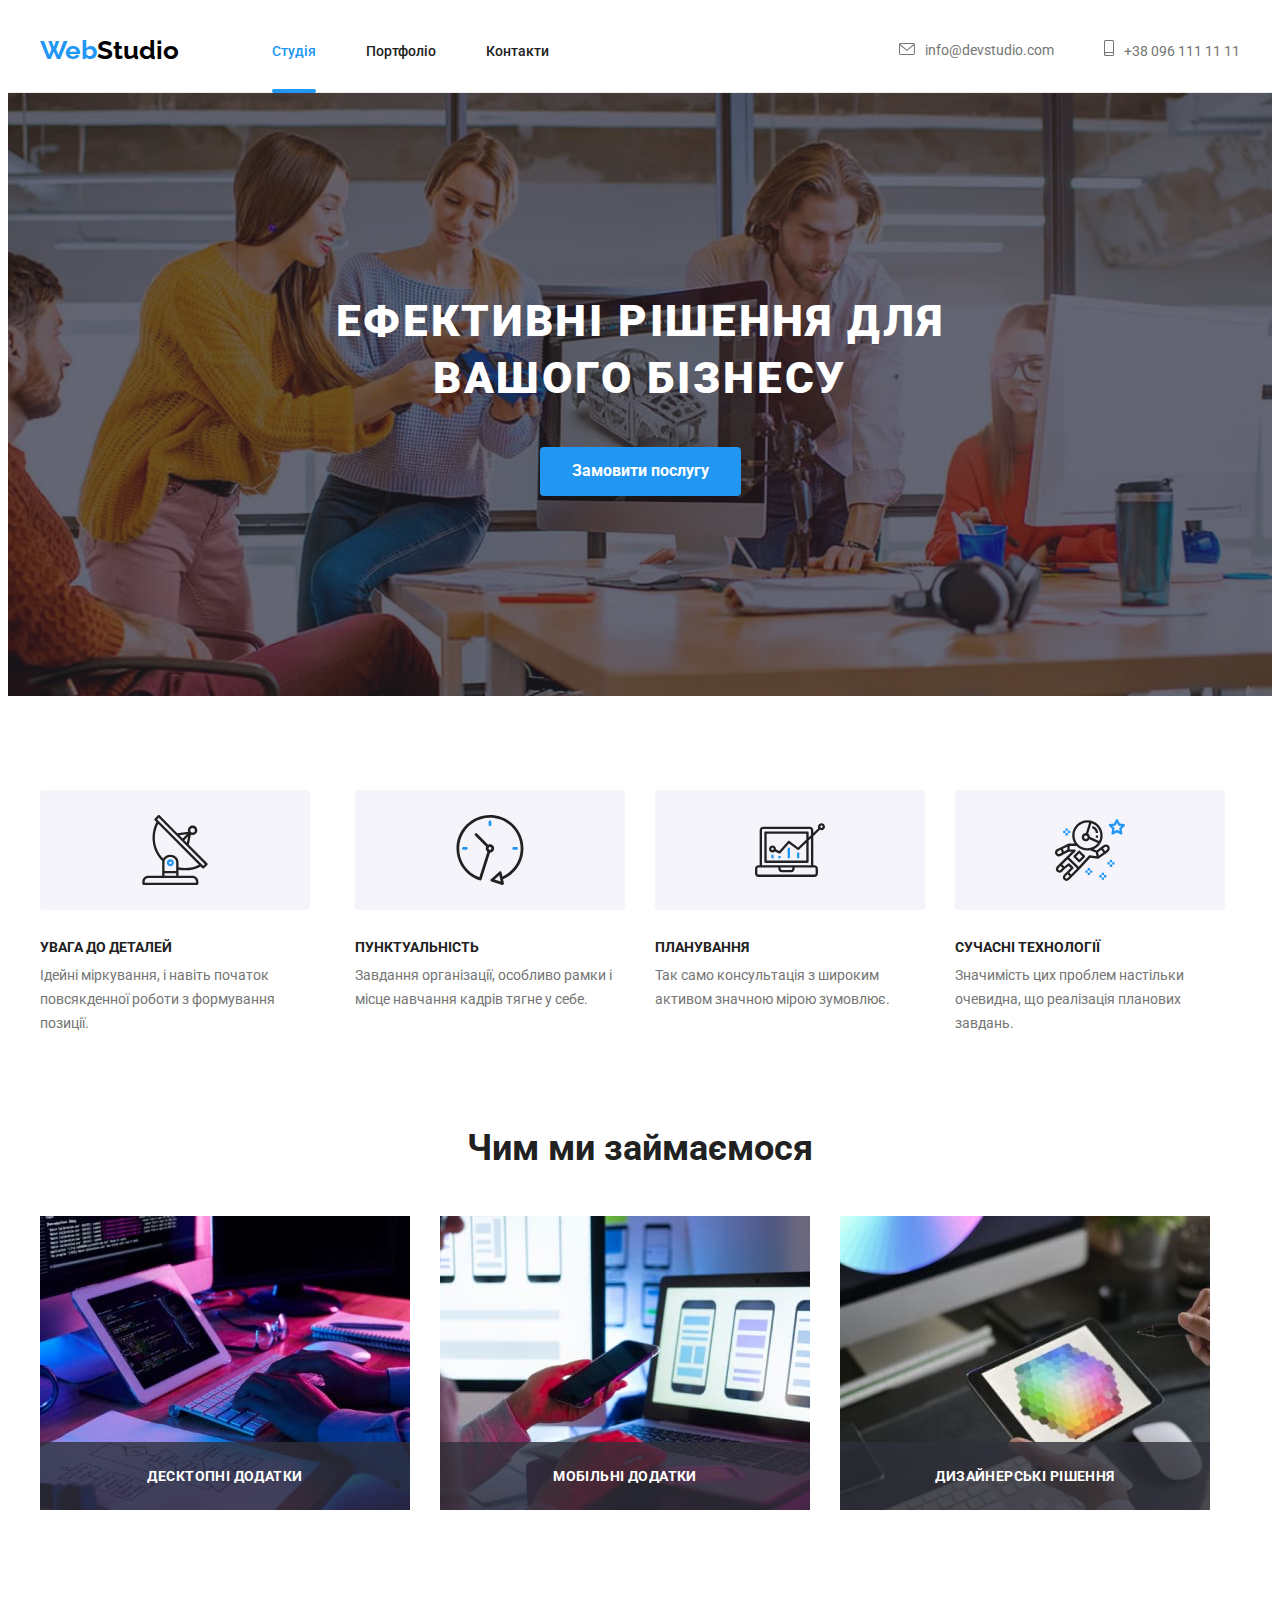
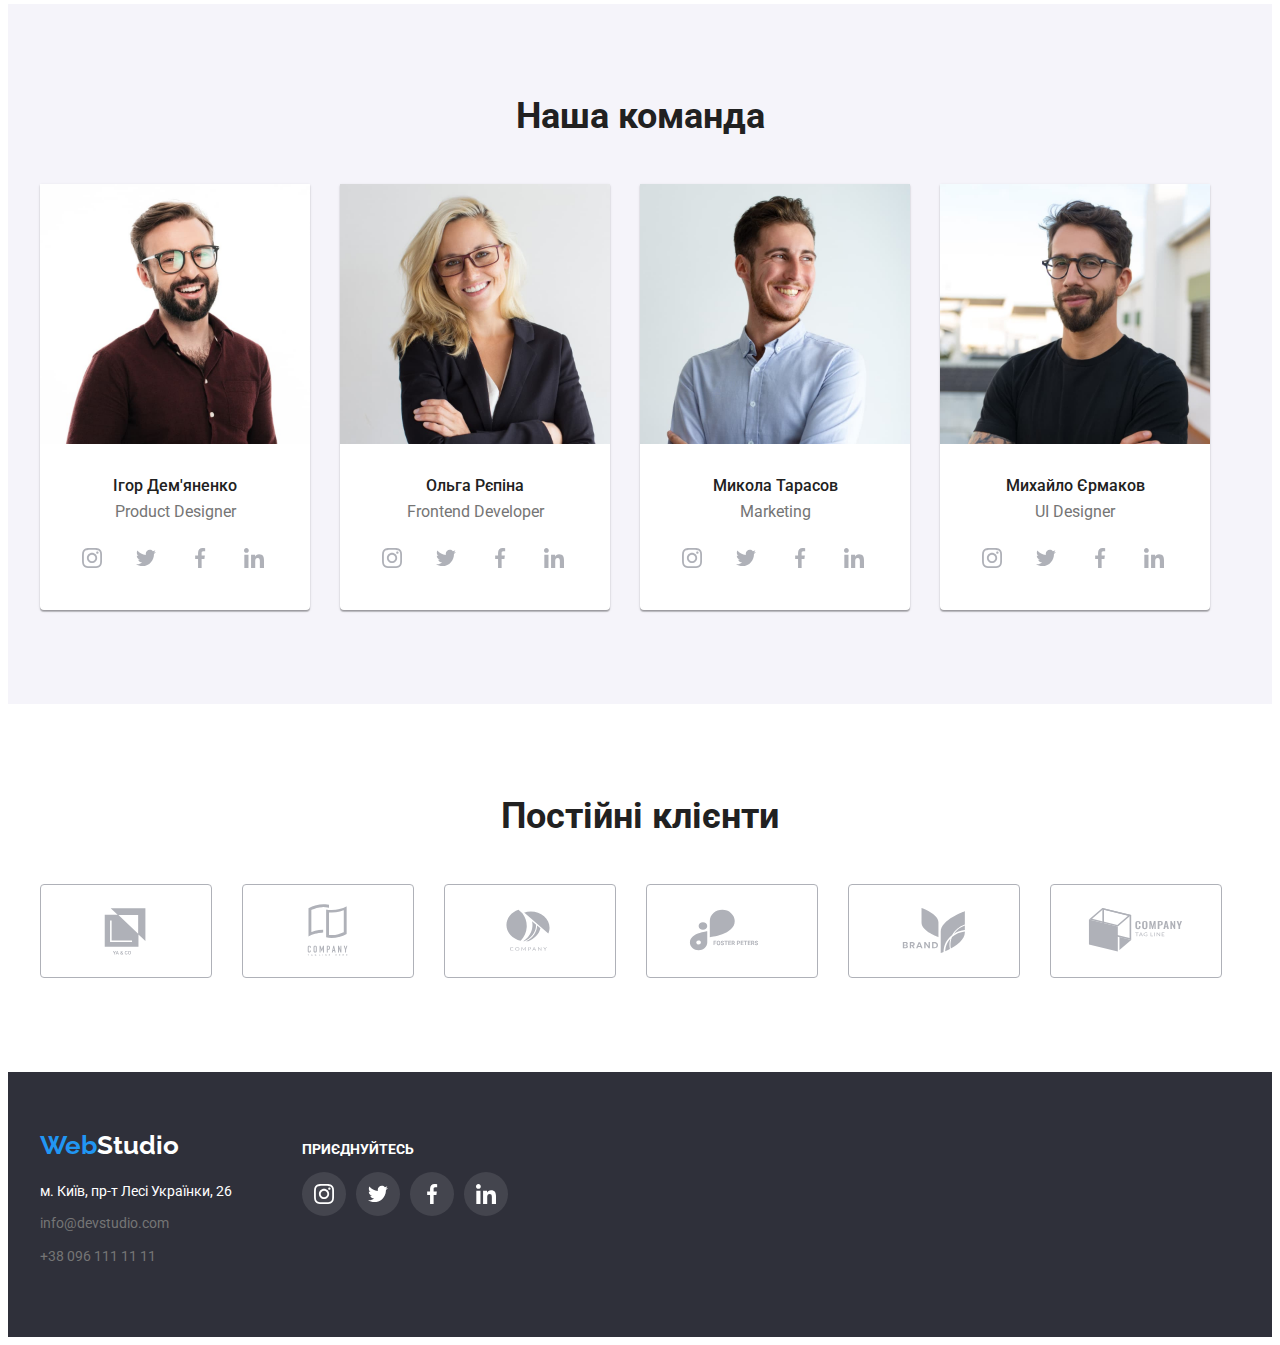
<file: index.html>
<!DOCTYPE html>
<html lang="uk">
<head>
    <meta charset="UTF-8">
    <meta http-equiv="X-UA-Compatible" content="IE=edge">
    <meta name="viewport" content="width=device-width, initial-scale=1.0">
    <title>Document</title>
    <link rel="stylesheet" href="https://cdnjs.cloudflare.com/ajax/libs/modern-normalize/1.1.0/modern-normalize.min.css" integrity="sha512-wpPYUAdjBVSE4KJnH1VR1HeZfpl1ub8YT/NKx4PuQ5NmX2tKuGu6U/JRp5y+Y8XG2tV+wKQpNHVUX03MfMFn9Q==" crossorigin="anonymous" referrerpolicy="no-referrer" >
    <link rel="stylesheet" href="./css/styles.css" />
    <link rel="preconnect" href="https://fonts.googleapis.com">
<link rel="preconnect" href="https://fonts.gstatic.com" crossorigin>
<link href="https://fonts.googleapis.com/css2?family=Raleway:wght@700&family=Roboto:wght@400;500;700;900&display=swap" rel="stylesheet">
</head>
<body>
   
        <header class="header">
            <div class="container header-contanier">
                <a href="index.html" class="logo"><span class="log">Web</span>Studio</a>
    
                    <nav class="header-navigation">
                        <ul class="header-list">
                            <li class="header-item"> <a href="index.html" class="link current header-link">Студія</a>  </li>
                            <li class="header-item">  <a href="portfolio.html" class="link header-link">Портфоліо</a>  </li>
                            <li class="header-item"> <a href="" class="link header-link">Контакти</a>  </li>
                        </ul>
                    </nav>
                    
                <ul class="contact">
                    <li> 
                        <a href="mailto:info@devstudio.com" class="link"> 
                        <svg class="contact-icon" width="16" height="12">
                            <use href="./img/symbol-defs.svg#envelope"></use>
                        </svg>info@devstudio.com</a>
                        </li>
                    <li> <a href="+380961111111"  class="link">
                        <svg class="contact-icon smartphone" width="10" height="16">
                            <use href="./img/symbol-defs.svg#smartphone"> </use>
                        </svg>+38 096 111 11 11</a> </li>
                </ul>
    
            </div>  
        </header>
    
    <main>
    
        <section class="sl">
            <div class="container container-sl">
                <h1 class="maintitle">Ефективні рішення для вашого бізнесу</h1>
                <button type="button"  class="sl-button" data-modal-open>Замовити послугу</button>
            </div>
        </section>

        <section class="info section" > 
           <div class="container">
                <h2 class="visually-hidden ">info </h2>
                    <ul class="feature-list">
                        <li>
                            <div class="icon-container">
                                <svg class="feature-icon" width="70" height="70">
                                    <use href="./img/symbol-defs.svg#antenna"></use>
                                </svg>
                            </div>
                            <h3 class="feature">УВАГА ДО ДЕТАЛЕЙ</h3>
                            <p class="f-discription">Ідейні міркування, і навіть початок повсякденної роботи з формування позиції.</p>
                        </li>
                        <li>
                            <div class="icon-container">
                                <svg class="feature-icon" width="70" height="70">
                                    <use href="./img/symbol-defs.svg#clock"></use>
                                </svg>
                            </div>
                            <h3 class="feature">ПУНКТУАЛЬНІСТЬ</h3>
                            <p class="f-discription"> Завдання організації, особливо рамки і місце навчання кадрів тягне у себе.</p>
    
                        </li>
                        <li>
                            <div class="icon-container">
                                <svg class="feature-icon" width="70" height="70">
                                    <use href="./img/symbol-defs.svg#diagram"></use>
                                </svg>
                            </div>
                            <h3 class="feature">ПЛАНУВАННЯ</h3>
                            <p class="f-discription">Так само консультація з широким активом значною мірою зумовлює.</p>
    
                        </li>
                        <li>
                            <div class="icon-container">
                                <svg class="feature-icon" width="70" height="70">
                                    <use href="./img/symbol-defs.svg#astronaut"></use>
                                </svg>
                            </div>
                            <h3 class="feature">СУЧАСНІ ТЕХНОЛОГІЇ</h3>
                            <p class="f-discription">Значимість цих проблем настільки очевидна, що реалізація планових завдань.</p>
    
                        </li>
                </ul>
           </div>
        </section>

        <section class="section section-activis" >
             <div class="container">
                    <h2 class="activi">Чим ми займаємося</h2>
                <ul class="activ-foto">
                    <li class="activ-item"> <img src="./img/img1.jpg" alt="code Icon" class="act" width='370' height="294">
                        <p class="activ-text">Десктопні додатки</p>
                    </li>
                    <li class="activ-item"><img src="./img/img2.jpg" alt="code Icon" class="act" width='370' height="294">
                        <p class="activ-text">Мобільні додатки</p>
                    </li>
                    <li class="activ-item"><img src="./img/img3.jpg" alt="code Icon" class="act" width='370' height="294">
                        <p class="activ-text">Дизайнерські рішення</p>
                    </li>
                </ul>
             </div>

        </section>

        <section class="section team">
           
            <div class="container">
                 <h2 class="t-title">Наша команда</h2>
                <ul class="our-team">
                    <li class="member"> <img src="./img/img01.jpg" alt="worker1" width="270" height="260">
                        <div class="team-member">
                            <h3 class="name">Ігор Дем'яненко</h3>
                            <p lang="en" class="job">Product Designer</p>
                            <ul class="member-soc-list">
                                <li class="member-soc-item">
                                    <a class="member-soc-link">
                                        <svg class="member-soc-icon" width="20" height="20">
                                            <use href="./img/symbol-defs.svg#instagram"></use>
                                        </svg>
                                    </a>
                                </li>
                                <li class="member-soc-item">
                                    <a class="member-soc-link">
                                        <svg class="member-soc-icon" width="20" height="20">
                                             <use href="./img/symbol-defs.svg#twitter"></use>
                                        </svg>
                                    </a>
                                </li>
                                <li class="member-soc-item">
                                    <a class="member-soc-link">
                                        <svg class="member-soc-icon" width="20" height="20">
                                            <use href="./img/symbol-defs.svg#facebook"></use>
                                        </svg>
                                    </a>
                                </li>
                                <li class="member-soc-item">
                                    <a class="member-soc-link">
                                        <svg class="member-soc-icon" width="20" height="20">
                                            <use href="./img/symbol-defs.svg#linkedin"></use>
                                        </svg>
                                    </a>
                                </li>
                            </ul>
                        </div>
                    </li>
                    <li class="member"><img src="./img/img02.jpg" alt="worker2" width="270" height="260" >
                        <div class="team-member">
                            <h3 class="name">Ольга Рєпіна</h3>
                            <p lang="en" class="job">Frontend Developer</p>
                            <ul class="member-soc-list">
                                <li class="member-soc-item">
                                    <a class="member-soc-link">
                                        <svg class="member-soc-icon" width="20" height="20">
                                            <use href="./img/symbol-defs.svg#instagram"></use>
                                        </svg>
                                    </a>
                                </li>
                                <li class="member-soc-item">
                                    <a class="member-soc-link">
                                        <svg class="member-soc-icon" width="20" height="20">
                                             <use href="./img/symbol-defs.svg#twitter"></use>
                                        </svg>
                                    </a>
                                </li>
                                <li class="member-soc-item">
                                    <a class="member-soc-link">
                                        <svg class="member-soc-icon" width="20" height="20">
                                            <use href="./img/symbol-defs.svg#facebook"></use>
                                        </svg>
                                    </a>
                                </li>
                                <li class="member-soc-item">
                                    <a class="member-soc-link">
                                        <svg class="member-soc-icon" width="20" height="20">
                                            <use href="./img/symbol-defs.svg#linkedin"></use>
                                        </svg>
                                    </a>
                                </li>
                            </ul>
                        </div>
                    </li>
                    <li class="member"><img src="./img/img03.jpg" alt="worker3" width="270" height="260">
                       <div class="team-member">
                            <h3 class="name">Микола Тарасов</h3>
                            <p lang="en" class="job">Marketing</p>
                            <ul class="member-soc-list">
                                <li class="member-soc-item">
                                    <a class="member-soc-link">
                                        <svg class="member-soc-icon" width="20" height="20">
                                            <use href="./img/symbol-defs.svg#instagram"></use>
                                        </svg>
                                    </a>
                                </li>
                                <li class="member-soc-item">
                                    <a class="member-soc-link">
                                        <svg class="member-soc-icon" width="20" height="20">
                                             <use href="./img/symbol-defs.svg#twitter"></use>
                                        </svg>
                                    </a>
                                </li>
                                <li class="member-soc-item">
                                    <a class="member-soc-link">
                                        <svg class="member-soc-icon" width="20" height="20">
                                            <use href="./img/symbol-defs.svg#facebook"></use>
                                        </svg>
                                    </a>
                                </li>
                                <li class="member-soc-item">
                                    <a class="member-soc-link">
                                        <svg class="member-soc-icon" width="20" height="20">
                                            <use href="./img/symbol-defs.svg#linkedin"></use>
                                        </svg>
                                    </a>
                                </li>
                            </ul>
                       </div>
                    </li>
                    <li class="member"><img src="./img/img04.jpg" alt="worker4" width="270" height="260">
                        <div class="team-member">
                            <h3 class="name">Михайло Єрмаков</h3>
                            <p lang="en" class="job">UI Designer</p>
                            <ul class="member-soc-list">
                                <li class="member-soc-item">
                                    <a class="member-soc-link">
                                        <svg class="member-soc-icon" width="20" height="20">
                                            <use href="./img/symbol-defs.svg#instagram"></use>
                                        </svg>
                                    </a>
                                </li>
                                <li class="member-soc-item">
                                    <a class="member-soc-link">
                                        <svg class="member-soc-icon" width="20" height="20">
                                             <use href="./img/symbol-defs.svg#twitter"></use>
                                        </svg>
                                    </a>
                                </li>
                                <li class="member-soc-item">
                                    <a class="member-soc-link">
                                        <svg class="member-soc-icon" width="20" height="20">
                                            <use href="./img/symbol-defs.svg#facebook"></use>
                                        </svg>
                                    </a>
                                </li>
                                <li class="member-soc-item">
                                    <a class="member-soc-link">
                                        <svg class="member-soc-icon" width="20" height="20">
                                            <use href="./img/symbol-defs.svg#linkedin"></use>
                                        </svg>
                                    </a>
                                </li>
                            </ul>
                        </div>
                    </li>
                </ul>
            </div>
        </section>

        <section class="section">
            
            <div class="container">
                <h2 class="client-title">Постійні клієнти</h2>
                <ul class="clients-list">
                    <li class="client">
                        <a href="" class="client-link">
                            <svg class="client-icon" width="106" height="60">
                                <use href="./img/symbol-defs.svg#Logo"></use>
                            </svg>
                        </a>
                    </li>
                    <li class="client">
                        <a href="" class="client-link">
                            <svg class="client-icon" width="106" height="60">
                                <use href="./img/symbol-defs.svg#Logo-1"></use>
                            </svg>
                        </a>
                    </li>
                    <li class="client">
                        <a href="" class="client-link" >
                            <svg class="client-icon" width="106" height="60">
                                <use href="./img/symbol-defs.svg#Logo-2"></use>
                            </svg>
                        </a>
                    </li>
                    <li class="client">
                        <a href="" class="client-link" >
                            <svg class="client-icon" width="106" height="60">
                                <use href="./img/symbol-defs.svg#Logo-3"></use>
                            </svg>
                        </a>
                    </li>
                    <li class="client">
                        <a href="" class="client-link" >
                            <svg class="client-icon" width="106" height="60">
                                <use href="./img/symbol-defs.svg#Logo-4"></use>
                            </svg>
                        </a>
                    </li>
                    <li class="client">
                        <a href="" class="client-link" >
                            <svg class="client-icon" width="106" height="60">
                                <use href="./img/symbol-defs.svg#Logo-5"></use>
                            </svg>
                        </a>
                    </li>
                </ul>
            </div>



        </section>



       

    </main>
    
    <footer class="footer">
        
       <div class="container container-footer">
         
            <div>
                <a href="index.html" class="logofooter"><span class="log">Web</span>Studio</a>
                <address>
                    <ul class="contact-footer">
                        <li> <a href="https://goo.gl/maps/DgeYsxFwgheYAi4k9" class="adress" >м. Київ, пр-т Лесі Українки, 26</a> </li>
                        <li> <a href="mailto:info@devstudio.com" class="link">info@devstudio.com</a> </li>
                        <li> <a href="+380961111111" class="link">+38 096 111 11 11</a> </li>
                    </ul>
        
                </address>
            </div>
            <div>

                <h2 class="footer-title">Приєднуйтесь</h2>
                <ul class="footer-soc-list">
                        <li class="footer-soc-item">
                            <a class="footer-soc-link">
                                <svg class="footer-soc-icon" width="20" height="20">
                                    <use href="./img/symbol-defs.svg#instagram"></use>
                                </svg>
                            </a>
                        </li>
                        <li class="footer-soc-item">
                            <a class="footer-soc-link">
                                <svg class="footer-soc-icon" width="20" height="20">
                                    <use href="./img/symbol-defs.svg#twitter"></use>
                                </svg>
                            </a>
                        </li>
                        <li class="footer-soc-item">
                            <a class="footer-soc-link">
                                <svg class="footer-soc-icon" width="20" height="20">
                                    <use href="./img/symbol-defs.svg#facebook"></use>
                                </svg>
                            </a>
                        </li>
                        <li class="footer-soc-item">
                            <a class="footer-soc-link">
                                <svg class="footer-soc-icon" width="20" height="20">
                                    <use href="./img/symbol-defs.svg#linkedin"></use>
                                </svg>
                            </a>
                        </li>
                </ul>
            </div>


        </div>
       

    </footer>
    <div class="backdrop is-hidden" data-modal>
        <div class="modal">
            <button type="button"  class="modal-btn" data-modal-close>
                <svg class="close-button" width="18" height="18">
                    <use href="./img/symbol-defs.svg#close"></use>
                </svg>
            </button>
        </div>
     </div>
     <script src="./js/modal.js"></script>
</body>
</html>
</file>
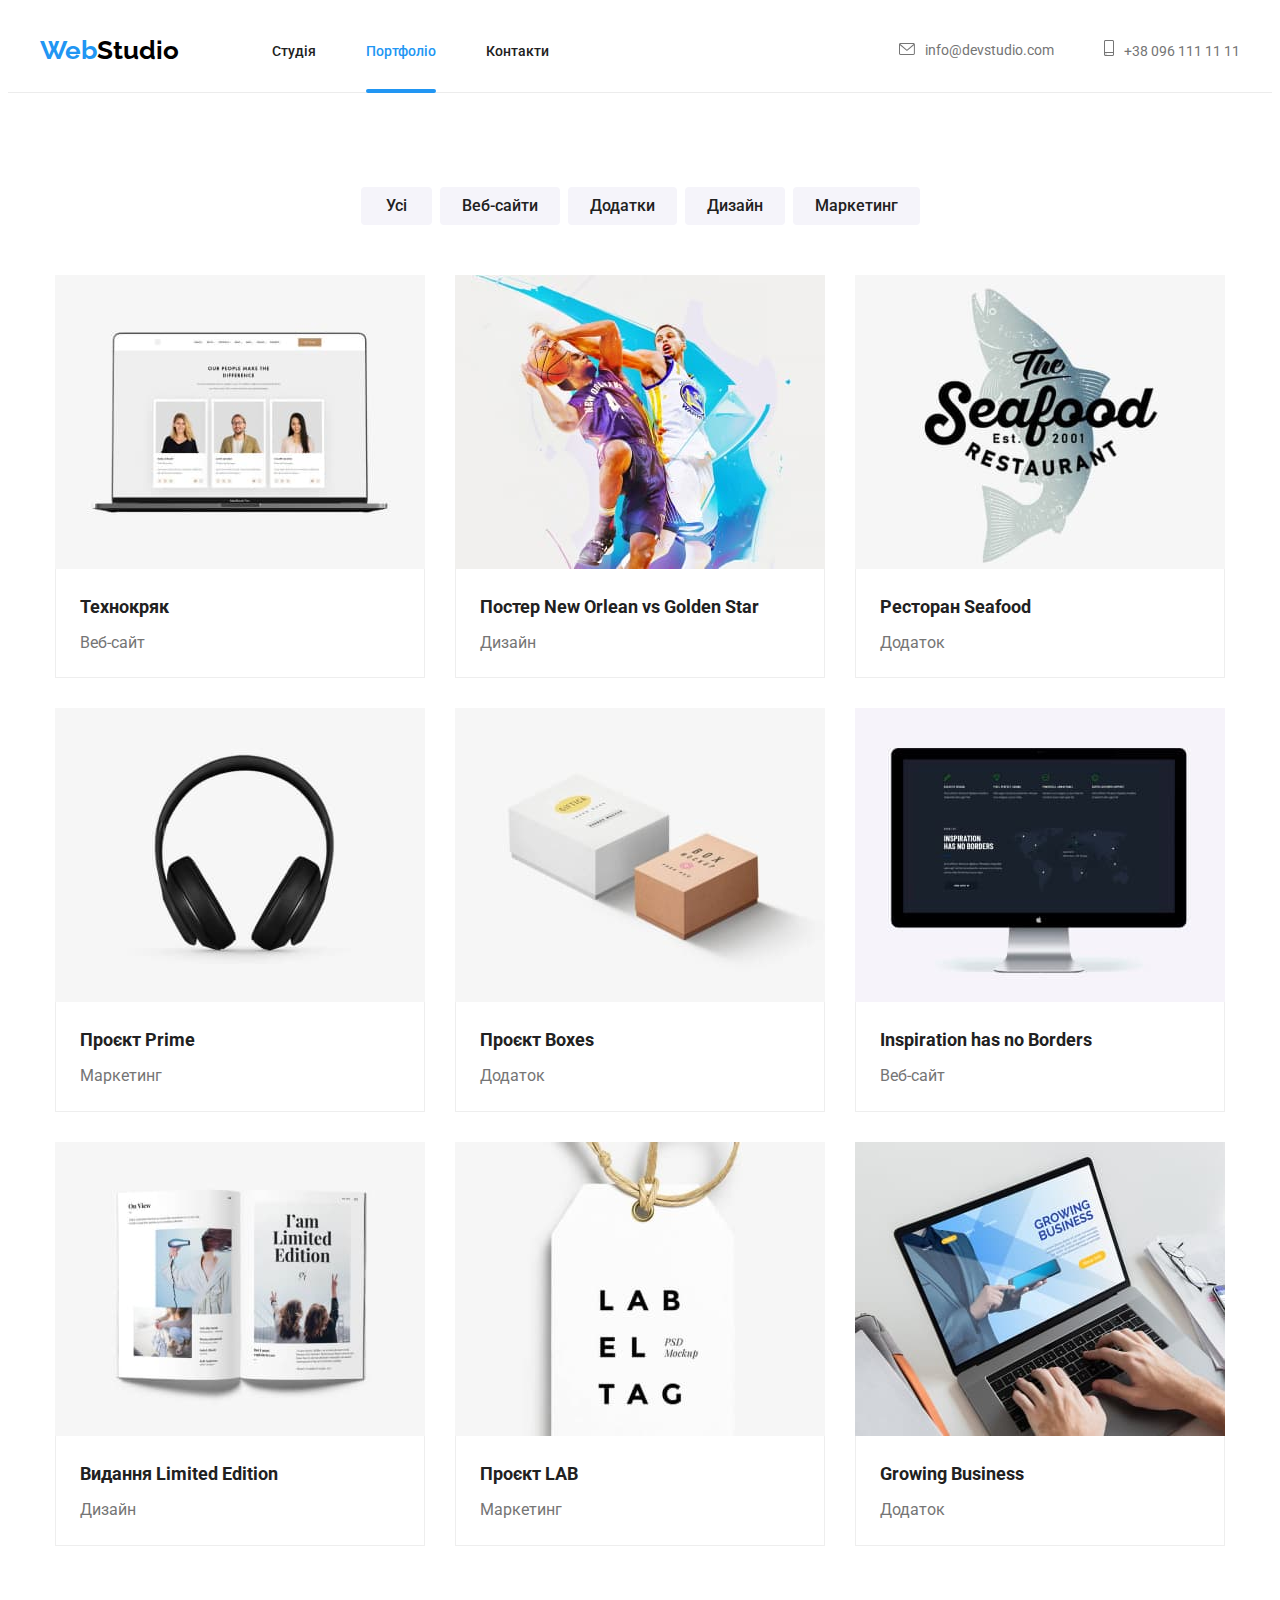
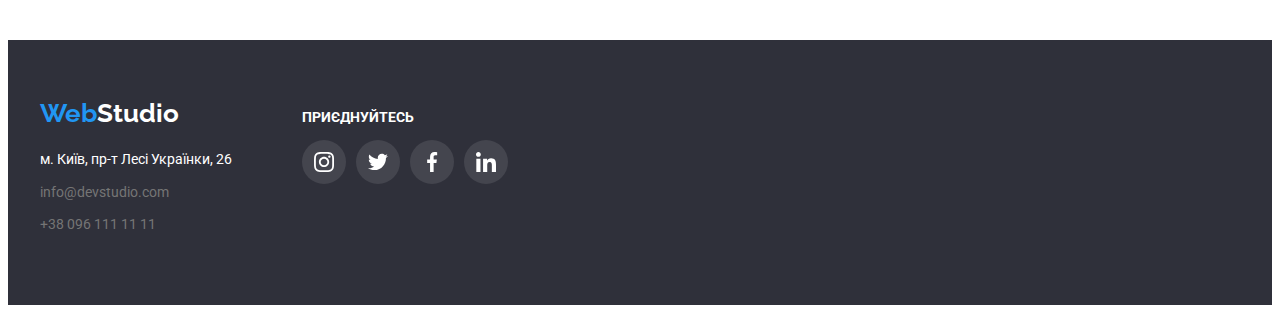
<file: portfolio.html>
<!DOCTYPE html>
<html lang="uk">
<head>
    <meta charset="UTF-8">
    <meta http-equiv="X-UA-Compatible" content="IE=edge">
    <meta name="viewport" content="width=device-width, initial-scale=1.0">
    <title>Document</title>
    <link rel="stylesheet" href="https://cdnjs.cloudflare.com/ajax/libs/modern-normalize/1.1.0/modern-normalize.min.css" integrity="sha512-wpPYUAdjBVSE4KJnH1VR1HeZfpl1ub8YT/NKx4PuQ5NmX2tKuGu6U/JRp5y+Y8XG2tV+wKQpNHVUX03MfMFn9Q==" crossorigin="anonymous" referrerpolicy="no-referrer" >
    <link rel="stylesheet" href="./css/styles.css" >
    <link rel="preconnect" href="https://fonts.googleapis.com">
<link rel="preconnect" href="https://fonts.gstatic.com" crossorigin>
<link href="https://fonts.googleapis.com/css2?family=Raleway:wght@700&family=Roboto:wght@400;500;700;900&display=swap" rel="stylesheet">


</head>
<body>
    
    <header class="header">
        <div class="container header-contanier">
            <a href="index.html" class="logo"><span class="log">Web</span>Studio</a>

                <nav class="header-navigation">
                    <ul class="header-list">
                        <li class="header-item"> <a href="index.html" class="link  header-link">Студія</a>  </li>
                        <li class="header-item">  <a href="portfolio.html" class="link current header-link">Портфоліо</a>  </li>
                        <li class="header-item"> <a href="" class="link header-link">Контакти</a>  </li>
                    </ul>
                </nav>
                
            <ul class="contact">
                <li> 
                    <a href="mailto:info@devstudio.com" class="link"> 
                    <svg class="contact-icon" width="16" height="12">
                        <use href="./img/symbol-defs.svg#envelope"></use>
                    </svg>info@devstudio.com</a>
                    </li>
                <li> <a href="+380961111111"  class="link">
                    <svg class="contact-icon smartphone" width="10" height="16">
                        <use href="./img/symbol-defs.svg#smartphone"> </use>
                    </svg>+38 096 111 11 11</a> </li>
            </ul>

        </div>  
    </header>
    <main>
        <section class="section">
            <div class="container container-portfolio">
                
                <h1 class="visually-hidden ">portfolio</h1>
                <ul class="portfolio-navi">
                    <li class="button-list"> <button type="button" class="navigation first-child">Усі</button> </li>
                    <li class="button-list"> <button type="button" class="navigation" >Веб-сайти</button>  </li>
                    <li class="button-list"> <button type="button" class="navigation">Додатки</button></li>
                    <li class="button-list"> <button type="button" class="navigation">Дизайн</button></li>
                    <li class="button-list"> <button type="button" class="navigation">Маркетинг</button></li>
                </ul>
            
                <ul class="our-projects">
                    <li class="project"> 
                        <div class="project-img-info">
                            <img src="./img/portfimg1.jpg" alt="project1" width="370" height="294">
                            <p class="img-info">Ресурс пропонує комплексні пропозиції з різним рівнем функціоналу та сервісів.  Все це дозволить відвідувачу отримати вичерпні відомості про компанію чи приватну особу</p>
                        </div>                        
                        <div class="project-info">
                            <h2 class="project-title">Технокряк</h2>
                            <p  class="project-text">Веб-сайт</p>
                        </div>
                    </li>
    
                    <li class="project">
                       <div class="project-img-info">
                            <img src="./img/portfimg2.jpg" alt="project2" width="370" height="294">
                            <p class="img-info"> Ресурс пропонує комплексні пропозиції з різним рівнем функціоналу та сервісів. Все це дозволить відвідувачу отримати вичерпні відомості про компанію чи приватну особу </p>
                       </div>
                        <div class="project-info">
                            <h2 class="project-title">Постер New Orlean vs Golden Star</h2>
                            <p  class="project-text">Дизайн</p>
                        </div>
                    </li>
    
                    <li class="project">

                        <div class="project-img-info">
                            <img src="./img/portfimg3.jpg" alt="project3" width="370" height="294">
                            <p class="img-info">Ресурс пропонує комплексні пропозиції з різним рівнем функціоналу та сервісів. Все це дозволить відвідувачу отримати вичерпні відомості про компанію чи приватну особу</p>
                        </div>
                      <div class="project-info">
                            <h2 class="project-title">Ресторан Seafood</h2>
                            <p class="project-text">Додаток</p>
                      </div>
                    </li>
    
                    <li class="project">

                        <div class="project-img-info">
                            <img src="./img/portfimg4.jpg" alt="project4" width="370" height="294">
                            <p class="img-info"> Ресурс пропонує комплексні пропозиції з різним рівнем функціоналу та сервісів. Все це дозволить відвідувачу отримати вичерпні відомості про компанію чи приватну особу </p>
                        </div>


                        <div class="project-info">
                            <h2 class="project-title">Проєкт Prime</h2>
                            <p  class="project-text">Маркетинг</p>
                        </div>
                    </li>
    
                    <li class="project">
                        <div class="project-img-info">
                            <img src="./img/portfimg5.jpg" alt="project5" width="370" height="294">
                            <p class="img-info">Ресурс пропонує комплексні пропозиції з різним рівнем функціоналу та сервісів. Все це дозволить відвідувачу отримати вичерпні відомості про компанію чи приватну особу</p>
                        </div>
                        
                        <div class="project-info">
                            <h2 class="project-title">Проєкт Boxes</h2>
                            <p  class="project-text">Додаток</p>
                        </div>
                    </li>
    
                    <li class="project">
                        <div class="project-img-info">
                            <img src="./img/portfimg6.jpg" alt="project6" width="370" height="294">
                            <p class="img-info">Ресурс пропонує комплексні пропозиції з різним рівнем функціоналу та сервісів. Все це дозволить відвідувачу отримати вичерпні відомості про компанію чи приватну особу</p>
                        </div>

                        
                        <div class="project-info">
                            <h2 class="project-title">Inspiration has no Borders</h2>
                            <p  class="project-text">Веб-сайт</p>
                        </div>
                    </li>
    
                    <li class="project">
                        <div class="project-img-info">
                            <img src="./img/portfimg7.jpg" alt="project7" width="370" height="294">
                            <p class="img-info">Ресурс пропонує комплексні пропозиції з різним рівнем функціоналу та сервісів. Все це дозволить відвідувачу отримати вичерпні відомості про компанію чи приватну особу</p>
                        </div>
                        
                       <div class="project-info">
                            <h2 class="project-title">Видання Limited Edition</h2>
                            <p  class="project-text">Дизайн</p>
                       </div>
                    </li>
    
                    <li class="project">
                        <div class="project-img-info">
                            <img src="./img/portfimg8.jpg" alt="project8" width="370" height="294">
                            <p class="img-info">Ресурс пропонує комплексні пропозиції з різним рівнем функціоналу та сервісів. Все це дозволить відвідувачу отримати вичерпні відомості про компанію чи приватну особу</p>
                        </div>
                        
                        <div class="project-info">
                            <h2 class="project-title">Проєкт LAB</h2>
                            <p  class="project-text">Маркетинг</p>
                        </div>
                    </li>
    
                    <li class="project">
                        <div class="project-img-info">
                           <img src="./img/portfimg9.jpg" alt="project9" width="370" height="294">
                            <p class="img-info">Ресурс пропонує комплексні пропозиції з різним рівнем функціоналу та сервісів. Все це дозволить відвідувачу отримати вичерпні відомості про компанію чи приватну особу</p>
                        </div>
                        
                        <div class="project-info">
                            <h2 class="project-title">Growing Business</h2>
                            <p  class="project-text">Додаток</p>
                        </div>
                    </li>
    
            </ul>
            </div>
    </section>

    </main>

    <footer class="footer">
        
        <div class="container container-footer">
          
             <div>
                 <a href="index.html" class="logofooter"><span class="log">Web</span>Studio</a>
                 <address>
                     <ul class="contact-footer">
                         <li> <a href="https://goo.gl/maps/DgeYsxFwgheYAi4k9" class="adress" >м. Київ, пр-т Лесі Українки, 26</a> </li>
                         <li> <a href="mailto:info@devstudio.com" class="link">info@devstudio.com</a> </li>
                         <li> <a href="+380961111111" class="link">+38 096 111 11 11</a> </li>
                     </ul>
         
                 </address>
             </div>
             <div>
                 
                 <h2 class="footer-title">приєднуйтесь</h2>
                 <ul class="footer-soc-list">
                         <li class="footer-soc-item">
                             <a class="footer-soc-link">
                                 <svg class="footer-soc-icon" width="20" height="20">
                                     <use href="./img/symbol-defs.svg#instagram"></use>
                                 </svg>
                             </a>
                         </li>
                         <li class="footer-soc-item">
                             <a class="footer-soc-link">
                                 <svg class="footer-soc-icon" width="20" height="20">
                                     <use href="./img/symbol-defs.svg#twitter"></use>
                                 </svg>
                             </a>
                         </li>
                         <li class="footer-soc-item">
                             <a class="footer-soc-link">
                                 <svg class="footer-soc-icon" width="20" height="20">
                                     <use href="./img/symbol-defs.svg#facebook"></use>
                                 </svg>
                             </a>
                         </li>
                         <li class="footer-soc-item">
                             <a class="footer-soc-link">
                                 <svg class="footer-soc-icon" width="20" height="20">
                                     <use href="./img/symbol-defs.svg#linkedin"></use>
                                 </svg>
                             </a>
                         </li>
                 </ul>
             </div>
         </div>
     </footer>
     

</body>
</html>
</file>
<file: css/styles.css>
:root{
    --primary-text-color:#212121;
    --accent-color: #2196F3;
    --text-color:  #757575;
}
body {
    color: var(--primary-text-color);
    font-family: 'Roboto', 'Poppins' , sans-serif ;
}
p, h1, h2, h3, h4, h5, h6{
    margin: 0;
}
ul, ol{
    margin: 0;
    padding-left: 0;
}
button{
    font-family: 'Roboto';
    cursor: pointer;
}
li {
    list-style-type: none;
   }
a { 
    color: var(--primary-text-color);
    text-decoration: none; 
    font-style: normal;
   } 
.section{
    padding-top: 94px;
    padding-bottom: 94px;
}
.container{
    width: 1200px;
    padding-left: 15px;
    padding-right: 15px;
    margin: 0 auto;
} 

header{
    border-bottom: 1px solid #ECECEC;
    font-family: 'Roboto' , sans-serif ;
    
}
.header-contanier{
    display: flex;
    align-items: center;

}

.logo{
    margin-right: 93px;
    font-family: 'Raleway';
    font-weight: 700;
    font-size: 26px;
    line-height: 100%;
    color:  #000000;
}
.logofooter{
    font-weight: 700;
    font-size: 26px;
    line-height: 100%;
    color: #FFFFFF;
    font-family: 'Raleway';
}
.log{ color: #2196F3;}


.header-list{
    display: flex;
    gap: 50px;
    
}

.header-navigation a{ font-size: 14px; 
    color: var(--primary-text-color);
    line-height: 100%;
    font-weight: 500;
    
    padding: 32px 0;
    transition: color 250ms cubic-bezier(0.4, 0, 0.2, 1);
    position: relative;
}
.header-item{
    display: block;
   
}

.header-link:hover{ 
    color: var(--accent-color);
}
.current::after{
    content: "";
    display: block;
    position: absolute;
    left: 0;
    bottom: -2px;
    width: 100%;
    border-radius: 2px;
    height: 4px;
    background-color: var(--accent-color);
}
.header-navigation .link.current{
    color: var(--accent-color);
}
.header-navigation .link.current::after{
    width: 100%;
}
.header-link:focus{ 
    color: var(--accent-color);
}

.contact{
    padding: 32px 0;
    display: flex;
    margin-left: auto;
    gap: 50px;   
}
.contact-icon{
    fill: currentColor;
    margin-right: 10px;
}
.contact .link{
   color:  var(--text-color);
   font-size: 14px;
   padding: 32px 0;
   transition: color 250ms cubic-bezier(0.4, 0, 0.2, 1);
}
.contact .link:hover{
    color: var(--accent-color);
}
.contact .link:focus{
    color: var(--accent-color);
}


/* body */
.sl{ 
    max-width: 1600px;
    text-align: center;
    color: #FFFFFF;
    background-size: cover;
    background-image: linear-gradient( to right,rgba(47, 48, 58, 0.4), rgba(47, 48, 58, 0.4)), url(../img/background.jpg);
    margin-left: auto;
    margin-right: auto;
    background-repeat: no-repeat;
    background-position: center; 
    
}

.sl-button{ background: #2196F3;
border-radius: 4px;
font-size: 16px;
color: #FFFFFF;
border: none;
font-weight: 700;
cursor: pointer;
line-height: 1.8;
padding: 10px 32px ;
margin-top: 40px;
transition: background-color 250ms cubic-bezier(0.4, 0, 0.2, 1);

}
.container-sl{
    padding: 200px 0;
    
}
.sl-button:hover{
    background-color: #188CE8;
}
.maintitle{font-size: 44px;
    font-weight: 900;
    line-height: 1.3;
    margin: 0 auto;
    max-width: 650px;
    text-transform: uppercase;
    letter-spacing: 0.06em;
}
.info{font-size: 14px;}
.adress{ 
    color: #FFFFFF;
}
footer{background: #2F303A;
    line-height: 146%;}
.visually-hidden { position: absolute;
    white-space: nowrap;
    width: 1px;
    height: 1px;
    overflow: hidden;
    border: 0;
    padding: 0;
    clip: rect(0 0 0 0);
    clip-path: inset(50%);
    margin: -1px;}
.feature-list{
    display: flex;
    gap: 30px;
}
 .icon-container{
    background: #F5F4FA;
    border-radius: 4px;
    width: 270px;
    height: 120px;
    display: flex;
    align-items: center;
    justify-content: center;
 }



 .feature{
font-weight: 700;
font-size: 14px;
color: var(--primary-text-color);
line-height: 100%;
margin-bottom: 10px;
margin-top: 30px;
 }
.f-discription{
font-weight: 400;
font-size: 14px;
color: var(--text-color);
line-height: 1.7;
}
.t-title{
    font-weight: 700;
font-size: 36px;
text-align: center;
color: var(--primary-text-color);
line-height: 100%;
margin-bottom: 50px;
}
.team{background: #F5F4FA;}
.our-team{
    display: flex;
    gap: 30px;
}
.member{
    background: #FFFFFF;
    box-shadow: 0px 1px 3px rgba(0, 0, 0, 0.12), 0px 1px 1px rgba(0, 0, 0, 0.14), 0px 2px 1px rgba(0, 0, 0, 0.2);
    border-radius: 0px 0px 4px 4px;
    text-align: center;

}
.team-member{
    padding: 30px ;
}
.job{
    color: #757575;
    font-weight: 400;
    font-size: 16px;
    line-height: 100%;
    margin-top: 10px;
    margin-bottom: 16px;
}
.name{
    font-weight: 500;
font-size: 16px;
line-height: 100%;
color: #212121;
}
.member-soc-list{
    display: flex;
    gap: 10px;
    
}

.member-soc-link{
    display: flex;
    
    
     width: 44px;
    height: 44px;
    background: #FFFFFF;
    color: #AFB1B8;
    border-radius: 50%;
    justify-content: center;
    align-items: center;
    transition: background 250ms cubic-bezier(0.4, 0, 0.2, 1), color 250ms cubic-bezier(0.4, 0, 0.2, 1);
}
.member-soc-icon{
    fill: currentColor;
}
.member-soc-link:hover {
    background: #2196F3;
    color: #FFFFFF;
}
.member-soc-link:focus {
    background: #2196F3;
    color: #FFFFFF;
}
.client-title{
    font-weight: 700;
font-size: 36px;
line-height: 100%;
text-align: center;
margin-bottom: 50px;
}
.clients-list{
    display: flex;
    gap: 30px;
}
.client-link{
    border: 1px solid #AFB1B8;
    border-radius: 4px;
    color:  #AFB1B8;
    height: 92px;
    width: 170px;
    display: flex;
    align-items: center;
    justify-content: center;
    transition: border 250ms cubic-bezier(0.4, 0, 0.2, 1), color 250ms cubic-bezier(0.4, 0, 0.2, 1);  
}
.client-icon{
    fill: currentColor;
    
}
.client-link:hover{
    border: 1px solid 
    #2196F3;
    color:  var(--accent-color);
}

.act {width: 370px;
    height: 294px;}
.section-activis{
    padding-top: 0px;
}
.activi{
    font-weight: 700;
font-size: 36px;
color: var(--primary-text-color);
line-height: 100%;
text-align: center;
margin-bottom: 50px;
}
.activ-foto{
    display: flex;
    gap: 30px;
}
.activ-foto img{
    display: block;
}
.activ-item{
    position: relative;
    display: block;
}
.activ-text{
    position: absolute;
    bottom: 0px;
    width: 100%;
    font-weight: 700;
font-size: 14px;
line-height: 100%;
letter-spacing: 0.03em;
text-transform: uppercase;
text-align: center;
padding-top: 27px;
padding-bottom: 27px;
    color: #FFFFFF;
display: block;
    background-color: rgba(47, 48, 58, 0.8);;
}


.portfolio-navi{
    display: flex;
    justify-content: center;
    gap: 8px;
    margin-bottom: 50px;
}


.navigation{
font-style: normal;
font-family: inherit;
font-weight: 500;
font-size: 16px;
background: #F5F4FA;
border-radius: 4px;
border: none;
color: var(--primary-text-color);
line-height: 1.6;
cursor: pointer;
padding: 6px 22px; 
transition: background 250ms cubic-bezier(0.4, 0, 0.2, 1), color 250ms cubic-bezier(0.4, 0, 0.2, 1), box-shadow 250ms cubic-bezier(0.4, 0, 0.2, 1)  ;

}
.first-child{
    padding: 6px 25px; 
}
.project{
    transition: box-shadow 250ms cubic-bezier(0.4, 0, 0.2, 1);  
}
.project:hover{
    box-shadow: 0px 1px 1px rgba(0, 0, 0, 0.12), 0px 4px 4px rgba(0, 0, 0, 0.06), 1px 4px 6px rgba(0, 0, 0, 0.16);
}
.project:hover .img-info{
    transform: translateY(0);
}
.project-img-info{
    position: relative;
    overflow: hidden;
    
}
.img-info{
    
    top: 0;
    left: 0;
    font-weight: 400;
    font-size: 18px;
    line-height: 1.5;
    position: absolute;
    color: #FFFFFF;
    background-color: rgba(33, 150, 243, 0.9);
    height: 100%;
    padding:  63px 24px;
    transform: translateY(101%);
    transition: transform 250ms cubic-bezier(0.4, 0, 0.2, 1) ;
}

.navigation:hover{
    background: var(--accent-color);
    color: #FFFFFF;
    box-shadow: 0px 3px 1px rgba(0, 0, 0, 0.1), 0px 1px 2px rgba(0, 0, 0, 0.08), 0px 2px 2px rgba(0, 0, 0, 0.12);
}
.navigation:focus{
    background: var(--accent-color);
    color: #FFFFFF;
    box-shadow: 0px 3px 1px rgba(0, 0, 0, 0.1), 0px 1px 2px rgba(0, 0, 0, 0.08), 0px 2px 2px rgba(0, 0, 0, 0.12);
}
.our-projects{
    display: flex;
    justify-content: center;
    flex-wrap: wrap;
    gap: 30px;
}
.our-projects .project{
background: #FFFFFF;
width: 370px;
}
.project img{
    display: block;
}
.project-info{
    border: 1px solid #EEEEEE;
    border-top: none;
    padding: 20px 24px;
   
    
}
.project-title{
font-weight: 700;
font-size: 18px;
line-height: 2;
color: var(--primary-text-color);
margin-bottom: 4px;
}

.project-text{
    font-weight: 400;
font-size: 16px;
line-height: 1.8;
color: var(--text-color);

}
.footer{
    padding-top: 60px;
    padding-bottom: 60px;}
    

.container-footer{
    display: flex;
    gap: 70px;
}

.contact-footer{
    margin-top: 20px;
}
.contact-footer li{
    margin-bottom: 9px;
    font-size: 14px;
    font-weight: 400;
}
 
.contact-footer .link{
    color:  var(--text-color);
    transition: color 250ms cubic-bezier(0.4, 0, 0.2, 1) ;
    
   
 }
 .contact-footer .link:hover{
     color: var(--accent-color);
 
 }
 .contact-footer .link:focus{
     color: var(--accent-color);
     
 
 }

.footer-soc-list{
    display: flex;
    gap: 10px;
    
}

.footer-soc-link{
    display: flex;
     width: 44px;
    height: 44px;
    background: rgba(255, 255, 255, 0.1);
    color:#FFFFFF;
    border-radius: 50%;
    justify-content: center;
    align-items: center;
    transition: background 250ms cubic-bezier(0.4, 0, 0.2, 1) ;
    
}
.footer-soc-icon{
    fill: currentColor;
}
.footer-soc-link:hover {
    background: #2196F3;
    
}
.footer-soc-link:focus {
    background: #2196F3;
    
}
.footer-title{
    text-transform: uppercase;
    font-weight: 700;
    font-size: 14px;
    line-height: 100%;
color: #FFFFFF;
margin-bottom: 16px;
margin-top: 10px;
}
.backdrop{
    position: fixed;
    top: 0;
    width: 100%;
    height: 100%;
    background-color: rgba(0, 0, 0, 0.2);
    transition: opacity 250ms cubic-bezier(0.4, 0, 0.2, 1), visibility 250ms cubic-bezier(0.4, 0, 0.2, 1) ;
}
.backdrop.is-hidden .modal{
    transform: translate(-50%, -50% ) scaleX(0);

}
.modal{
    width: 500px;
    min-height: 500px;
    background-color: #FFFFFF;
    position: absolute;
    top: 50%;
    left: 50%;
    transform: translate(-50%, -50% ) scaleX(1);
    transition: transform 250ms cubic-bezier(0.4, 0, 0.2, 1), visibility 250ms cubic-bezier(0.4, 0, 0.2, 1) ;
}

.modal-btn{
    display: flex;
    align-items: center;
    justify-content: center;
    padding: 0;
    position: absolute;
    top: 8px;
    right: 8px;
    border-radius: 50%;
    width: 30px;
height: 30px;
background: #FFFFFF;
border: 1px solid rgba(0, 0, 0, 0.1);
}
.is-hidden{
    opacity: 0;
    visibility: hidden;
    pointer-events: none;
   
}
</file>
